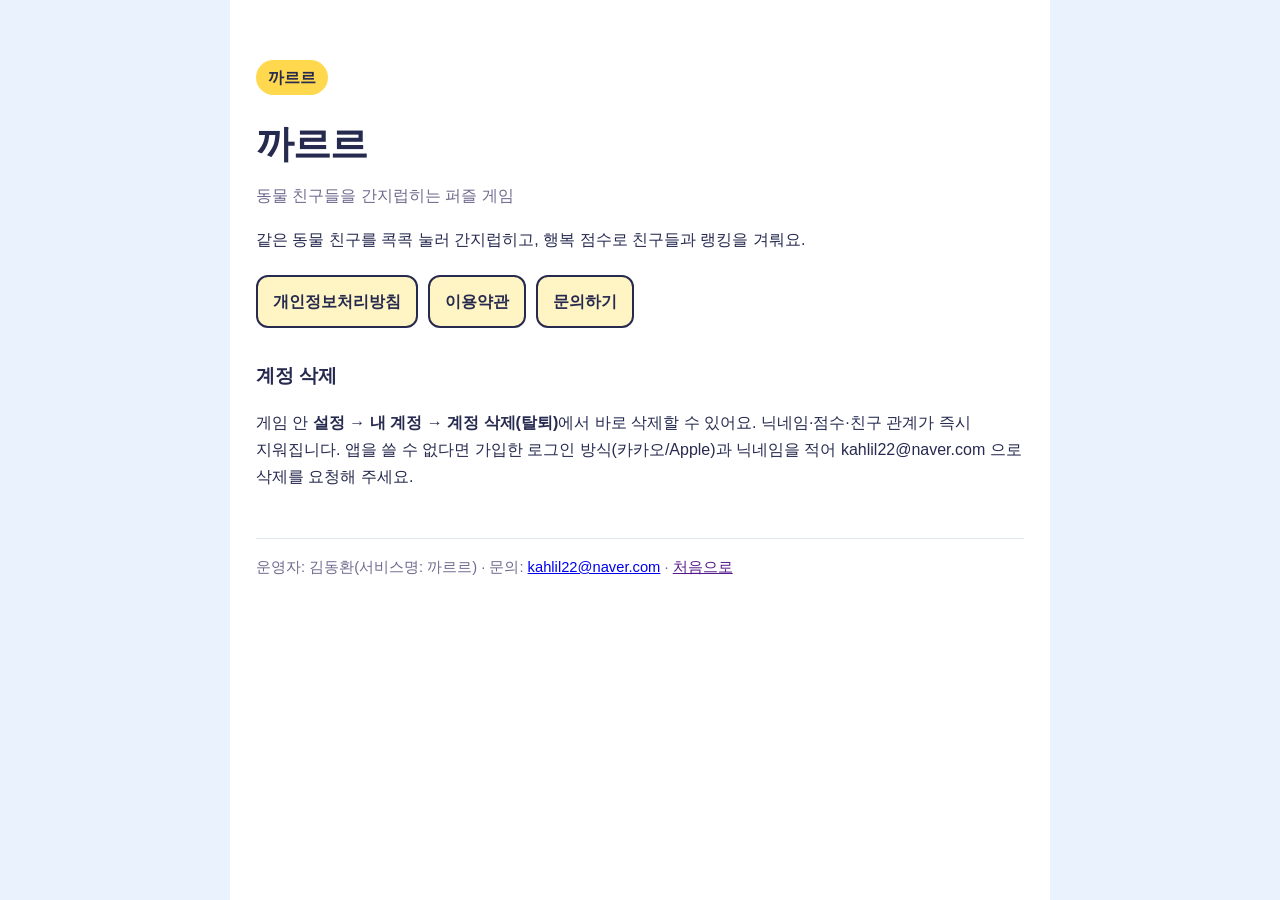
<file: index.html>
<!doctype html>
<html lang="ko">
<head>
<meta charset="utf-8">
<meta name="viewport" content="width=device-width, initial-scale=1">
<meta name="description" content="까르르 게임 안내, 개인정보처리방침, 이용약관, 계정 삭제 방법">
<title>까르르</title>
<link rel="stylesheet" href="styles.css">
</head>
<body>
<main>
<p><span class="brand">까르르</span></p>
<h1>까르르</h1>
<p class="meta">동물 친구들을 간지럽히는 퍼즐 게임</p>
<p>같은 동물 친구를 콕콕 눌러 간지럽히고, 행복 점수로 친구들과 랭킹을 겨뤄요.</p>
<div class="links"><a href="privacy/">개인정보처리방침</a><a href="terms/">이용약관</a><a href="mailto:kahlil22@naver.com">문의하기</a></div>
<h2 id="delete-account">계정 삭제</h2>
<p>게임 안 <strong>설정 → 내 계정 → 계정 삭제(탈퇴)</strong>에서 바로 삭제할 수 있어요. 닉네임·점수·친구 관계가 즉시 지워집니다. 앱을 쓸 수 없다면 가입한 로그인 방식(카카오/Apple)과 닉네임을 적어 kahlil22@naver.com 으로 삭제를 요청해 주세요.</p>
<footer>운영자: 김동환(서비스명: 까르르) · 문의: <a href="mailto:kahlil22@naver.com">kahlil22@naver.com</a> · <a href="">처음으로</a></footer>
</main>
</body>
</html>
</file>
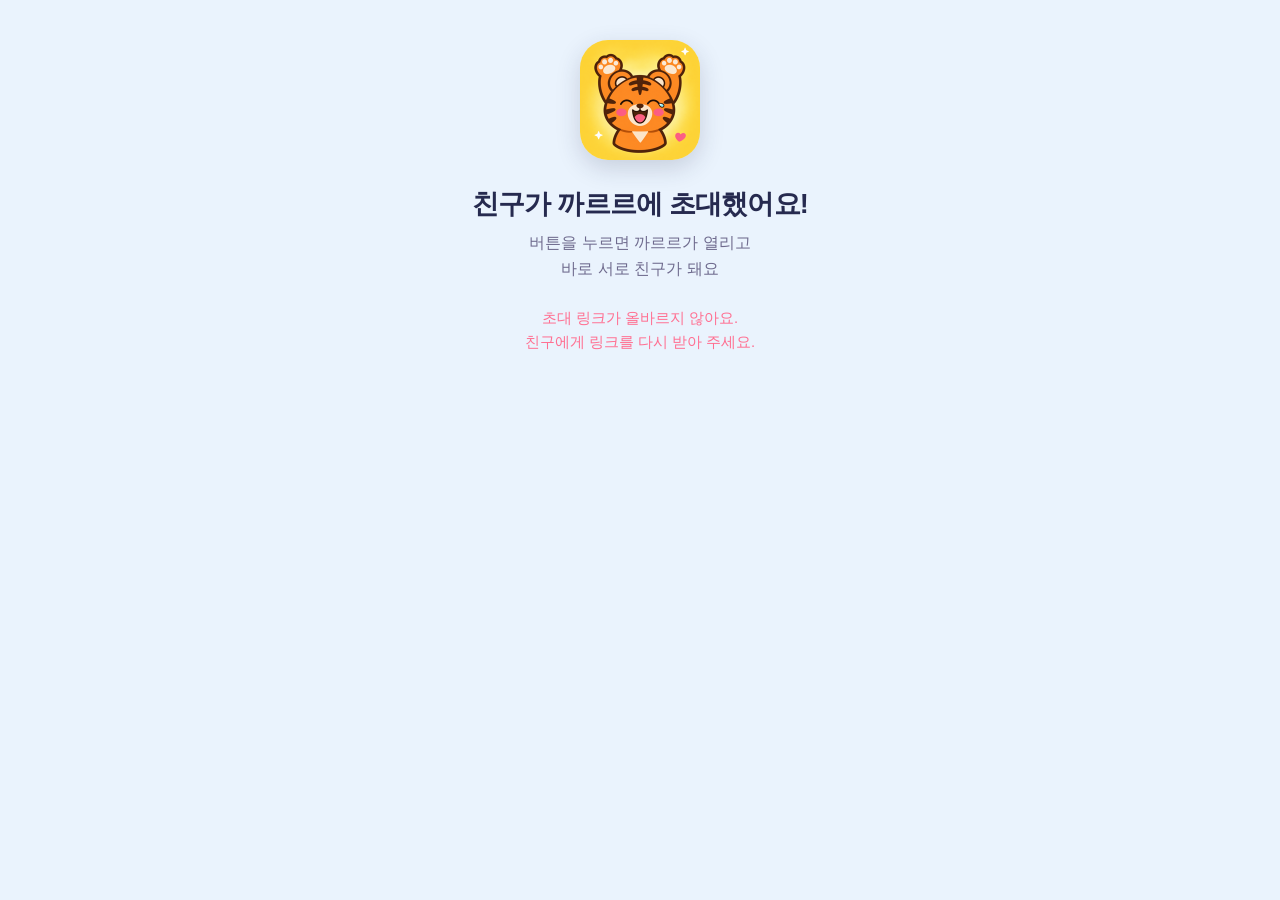
<file: invite/index.html>
<!doctype html>
<html lang="ko">
<head>
<meta charset="utf-8">
<meta name="viewport" content="width=device-width, initial-scale=1">
<meta name="robots" content="noindex">
<meta property="og:title" content="까르르 친구 초대">
<meta property="og:description" content="링크를 누르면 까르르에서 바로 서로 친구가 돼요">
<meta property="og:image" content="https://kahlil2222.github.io/kkareureu-legal/invite/icon.png">
<title>까르르 친구 초대</title>
<style>
:root { color-scheme: light; font-family: -apple-system, BlinkMacSystemFont, "Apple SD Gothic Neo", "Segoe UI", sans-serif; }
* { box-sizing: border-box; }
body { margin: 0; color: #262a4f; background: #eaf3fd; }
main { max-width: 480px; min-height: 100vh; margin: 0 auto; padding: 40px 22px 56px; text-align: center; }
.icon { width: 120px; height: 120px; border-radius: 28px; box-shadow: 0 8px 24px rgba(38, 42, 79, 0.18); }
h1 { margin: 22px 0 8px; font-size: 1.7rem; letter-spacing: -0.03em; word-break: keep-all; }
.sub { margin: 0 0 26px; color: #6f6b8e; word-break: keep-all; line-height: 1.6; }
.btn { display: block; width: 100%; padding: 18px 16px; margin: 0 0 12px; border-radius: 22px; border: 0; font: inherit; font-size: 1.15rem; font-weight: 700; text-decoration: none; cursor: pointer; }
.primary { background: #ffd84d; color: #262a4f; box-shadow: 0 5px 0 #e0b52a; }
.secondary { background: #fff; color: #262a4f; box-shadow: 0 5px 0 #d5d8e0; }
.note { margin: 4px 0 22px; color: #6f6b8e; font-size: 0.92rem; word-break: keep-all; line-height: 1.6; }
.code { margin: 26px 0 0; padding: 18px; border-radius: 20px; background: #fff; }
.code b { display: block; margin: 6px 0; font-size: 2rem; letter-spacing: 0.18em; }
.code small { color: #6f6b8e; word-break: keep-all; }
.copy { margin-top: 10px; padding: 8px 18px; border-radius: 999px; border: 0; background: #262a4f; color: #fff; font: inherit; cursor: pointer; }
.hidden { display: none; }
.err { color: #ff6f91; }
</style>
</head>
<body>
<main>
  <img class="icon" src="icon.png" alt="까르르">
  <h1 id="title">친구가 까르르에 초대했어요!</h1>
  <p class="sub">버튼을 누르면 까르르가 열리고<br>바로 서로 친구가 돼요</p>

  <div id="ok">
    <a id="open" class="btn primary" href="#">까르르 열고 친구 되기</a>
    <a id="play" class="btn secondary hidden" href="#">Google Play에서 받기</a>
    <p id="playNote" class="note hidden">앱이 없으면 위 버튼이 Play 스토어로 데려가요.<br>설치하고 처음 켜면 바로 친구가 돼요.</p>
    <p id="iosNote" class="note hidden">iPhone 앱은 곧 App Store에 나와요.<br>지금 테스트 중이라면 앱을 설치한 뒤 위 버튼을 눌러 주세요.</p>
    <div class="code">
      <small>초대 코드</small>
      <b id="code">········</b>
      <small>버튼이 안 되면 까르르 → 친구 창 입력 칸에 이 코드를 적어도 돼요</small><br>
      <button id="copy" class="copy" type="button">코드 복사</button>
    </div>
  </div>
  <p id="bad" class="note err hidden">초대 링크가 올바르지 않아요.<br>친구에게 링크를 다시 받아 주세요.</p>
</main>
<script>
(function () {
  var PKG = "com.dongmalcompany.kkareureu";
  var SUPABASE = "https://oletnlrmlwvhczybrofa.supabase.co";
  var KEY = "sb_publishable_yCqK59jrQzrlfxT7P8LbfA_9swrz2Ge"; // 앱에 들어 있는 공개(publishable) 키. 초대한 사람 이름만 읽음
  var c = (new URLSearchParams(location.search).get("c") || "").toUpperCase().replace(/[^A-Z0-9]/g, "");
  if (!/^[A-HJ-NP-Z2-9]{8}$/.test(c)) {
    document.getElementById("ok").className = "hidden";
    document.getElementById("bad").className = "note err";
    return;
  }
  document.getElementById("code").textContent = c;
  var ua = navigator.userAgent;
  var android = /Android/i.test(ua);
  var ios = /iPhone|iPad|iPod/i.test(ua);
  var play = "https://play.google.com/store/apps/details?id=" + PKG + "&referrer=" + encodeURIComponent("kkareureu_invite_" + c);
  var open = document.getElementById("open");
  if (android) {
    // 앱이 있으면 열고, 없으면 Play 스토어(설치 정보에 초대 코드를 담아)로
    open.href = "intent://friend?c=" + c + "#Intent;scheme=kkareureu;package=" + PKG +
      ";S.browser_fallback_url=" + encodeURIComponent(play) + ";end";
    var p = document.getElementById("play");
    p.href = play; p.className = "btn secondary";
    document.getElementById("playNote").className = "note";
  } else {
    open.href = "kkareureu://friend?c=" + c;
    if (ios) document.getElementById("iosNote").className = "note";
  }
  document.getElementById("copy").onclick = function () {
    var done = function () { document.getElementById("copy").textContent = "복사했어요"; };
    if (navigator.clipboard) navigator.clipboard.writeText(c).then(done, done); else done();
  };
  // 초대한 사람 이름 (없어도 페이지는 그대로 동작)
  fetch(SUPABASE + "/rest/v1/rpc/peek_friend_invite", {
    method: "POST",
    headers: { "apikey": KEY, "Content-Type": "application/json" },
    body: JSON.stringify({ p_token: c })
  }).then(function (r) { return r.json(); }).then(function (o) {
    if (o && o.result === "ok" && o.nickname) document.getElementById("title").textContent = o.nickname + "님이 까르르에 초대했어요!";
    else if (o && o.result === "expired") document.getElementById("title").textContent = "지난 초대예요. 친구에게 새 링크를 받아 주세요";
  }).catch(function () {});
})();
</script>
</body>
</html>
</file>
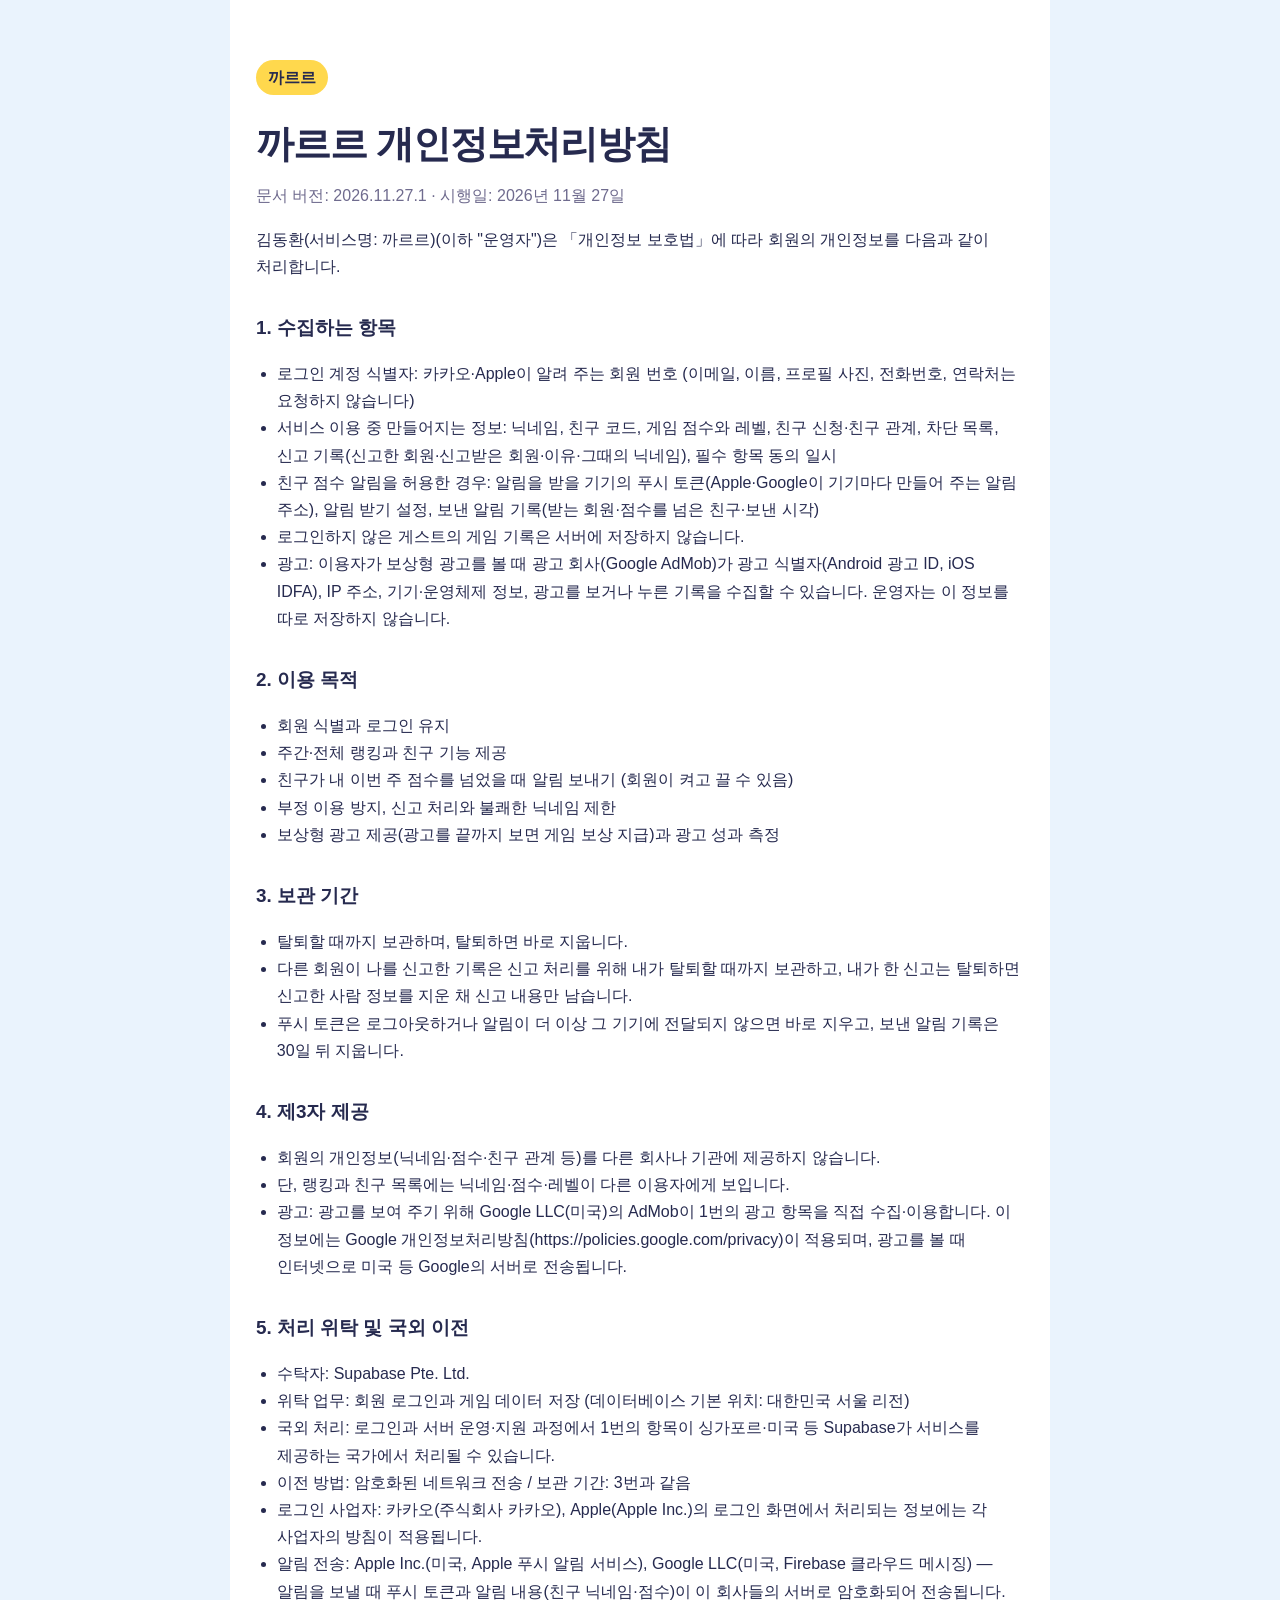
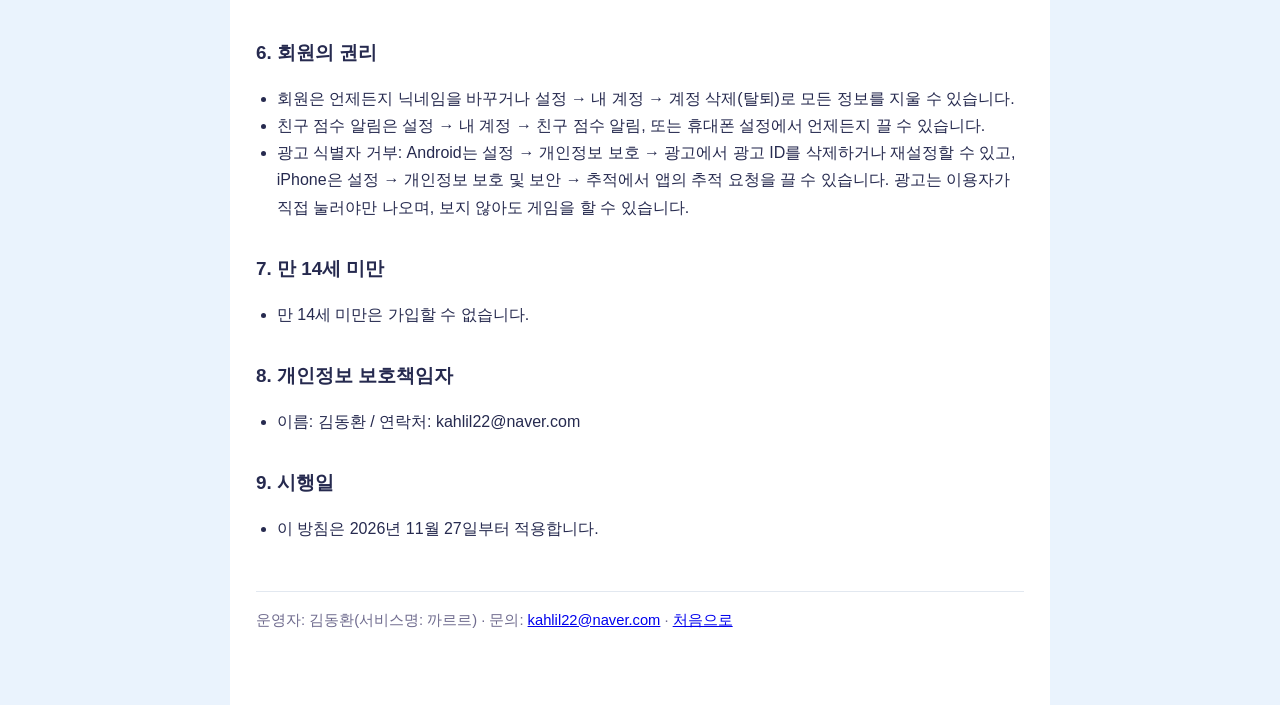
<file: privacy/index.html>
<!doctype html>
<html lang="ko">
<head>
<meta charset="utf-8">
<meta name="viewport" content="width=device-width, initial-scale=1">
<meta name="description" content="까르르 개인정보처리방침">
<title>까르르 개인정보처리방침</title>
<link rel="stylesheet" href="../styles.css">
</head>
<body>
<main>
<p><span class="brand">까르르</span></p>
<h1>까르르 개인정보처리방침</h1>
<p class="meta">문서 버전: 2026.11.27.1 · 시행일: 2026년 11월 27일</p>
<p>김동환(서비스명: 까르르)(이하 &quot;운영자&quot;)은 「개인정보 보호법」에 따라 회원의 개인정보를 다음과 같이 처리합니다.</p>
<h2>1. 수집하는 항목</h2>
<ul>
<li>로그인 계정 식별자: 카카오·Apple이 알려 주는 회원 번호 (이메일, 이름, 프로필 사진, 전화번호, 연락처는 요청하지 않습니다)</li>
<li>서비스 이용 중 만들어지는 정보: 닉네임, 친구 코드, 게임 점수와 레벨, 친구 신청·친구 관계, 차단 목록, 신고 기록(신고한 회원·신고받은 회원·이유·그때의 닉네임), 필수 항목 동의 일시</li>
<li>친구 점수 알림을 허용한 경우: 알림을 받을 기기의 푸시 토큰(Apple·Google이 기기마다 만들어 주는 알림 주소), 알림 받기 설정, 보낸 알림 기록(받는 회원·점수를 넘은 친구·보낸 시각)</li>
<li>로그인하지 않은 게스트의 게임 기록은 서버에 저장하지 않습니다.</li>
<li>광고: 이용자가 보상형 광고를 볼 때 광고 회사(Google AdMob)가 광고 식별자(Android 광고 ID, iOS IDFA), IP 주소, 기기·운영체제 정보, 광고를 보거나 누른 기록을 수집할 수 있습니다. 운영자는 이 정보를 따로 저장하지 않습니다.</li>
</ul>
<h2>2. 이용 목적</h2>
<ul>
<li>회원 식별과 로그인 유지</li>
<li>주간·전체 랭킹과 친구 기능 제공</li>
<li>친구가 내 이번 주 점수를 넘었을 때 알림 보내기 (회원이 켜고 끌 수 있음)</li>
<li>부정 이용 방지, 신고 처리와 불쾌한 닉네임 제한</li>
<li>보상형 광고 제공(광고를 끝까지 보면 게임 보상 지급)과 광고 성과 측정</li>
</ul>
<h2>3. 보관 기간</h2>
<ul>
<li>탈퇴할 때까지 보관하며, 탈퇴하면 바로 지웁니다.</li>
<li>다른 회원이 나를 신고한 기록은 신고 처리를 위해 내가 탈퇴할 때까지 보관하고, 내가 한 신고는 탈퇴하면 신고한 사람 정보를 지운 채 신고 내용만 남습니다.</li>
<li>푸시 토큰은 로그아웃하거나 알림이 더 이상 그 기기에 전달되지 않으면 바로 지우고, 보낸 알림 기록은 30일 뒤 지웁니다.</li>
</ul>
<h2>4. 제3자 제공</h2>
<ul>
<li>회원의 개인정보(닉네임·점수·친구 관계 등)를 다른 회사나 기관에 제공하지 않습니다.</li>
<li>단, 랭킹과 친구 목록에는 닉네임·점수·레벨이 다른 이용자에게 보입니다.</li>
<li>광고: 광고를 보여 주기 위해 Google LLC(미국)의 AdMob이 1번의 광고 항목을 직접 수집·이용합니다. 이 정보에는 Google 개인정보처리방침(https://policies.google.com/privacy)이 적용되며, 광고를 볼 때 인터넷으로 미국 등 Google의 서버로 전송됩니다.</li>
</ul>
<h2>5. 처리 위탁 및 국외 이전</h2>
<ul>
<li>수탁자: Supabase Pte. Ltd.</li>
<li>위탁 업무: 회원 로그인과 게임 데이터 저장 (데이터베이스 기본 위치: 대한민국 서울 리전)</li>
<li>국외 처리: 로그인과 서버 운영·지원 과정에서 1번의 항목이 싱가포르·미국 등 Supabase가 서비스를 제공하는 국가에서 처리될 수 있습니다.</li>
<li>이전 방법: 암호화된 네트워크 전송 / 보관 기간: 3번과 같음</li>
<li>로그인 사업자: 카카오(주식회사 카카오), Apple(Apple Inc.)의 로그인 화면에서 처리되는 정보에는 각 사업자의 방침이 적용됩니다.</li>
<li>알림 전송: Apple Inc.(미국, Apple 푸시 알림 서비스), Google LLC(미국, Firebase 클라우드 메시징) — 알림을 보낼 때 푸시 토큰과 알림 내용(친구 닉네임·점수)이 이 회사들의 서버로 암호화되어 전송됩니다.</li>
</ul>
<h2>6. 회원의 권리</h2>
<ul>
<li>회원은 언제든지 닉네임을 바꾸거나 설정 → 내 계정 → 계정 삭제(탈퇴)로 모든 정보를 지울 수 있습니다.</li>
<li>친구 점수 알림은 설정 → 내 계정 → 친구 점수 알림, 또는 휴대폰 설정에서 언제든지 끌 수 있습니다.</li>
<li>광고 식별자 거부: Android는 설정 → 개인정보 보호 → 광고에서 광고 ID를 삭제하거나 재설정할 수 있고, iPhone은 설정 → 개인정보 보호 및 보안 → 추적에서 앱의 추적 요청을 끌 수 있습니다. 광고는 이용자가 직접 눌러야만 나오며, 보지 않아도 게임을 할 수 있습니다.</li>
</ul>
<h2>7. 만 14세 미만</h2>
<ul>
<li>만 14세 미만은 가입할 수 없습니다.</li>
</ul>
<h2>8. 개인정보 보호책임자</h2>
<ul>
<li>이름: 김동환 / 연락처: kahlil22@naver.com</li>
</ul>
<h2>9. 시행일</h2>
<ul>
<li>이 방침은 2026년 11월 27일부터 적용합니다.</li>
</ul>
<footer>운영자: 김동환(서비스명: 까르르) · 문의: <a href="mailto:kahlil22@naver.com">kahlil22@naver.com</a> · <a href="../">처음으로</a></footer>
</main>
</body>
</html>
</file>
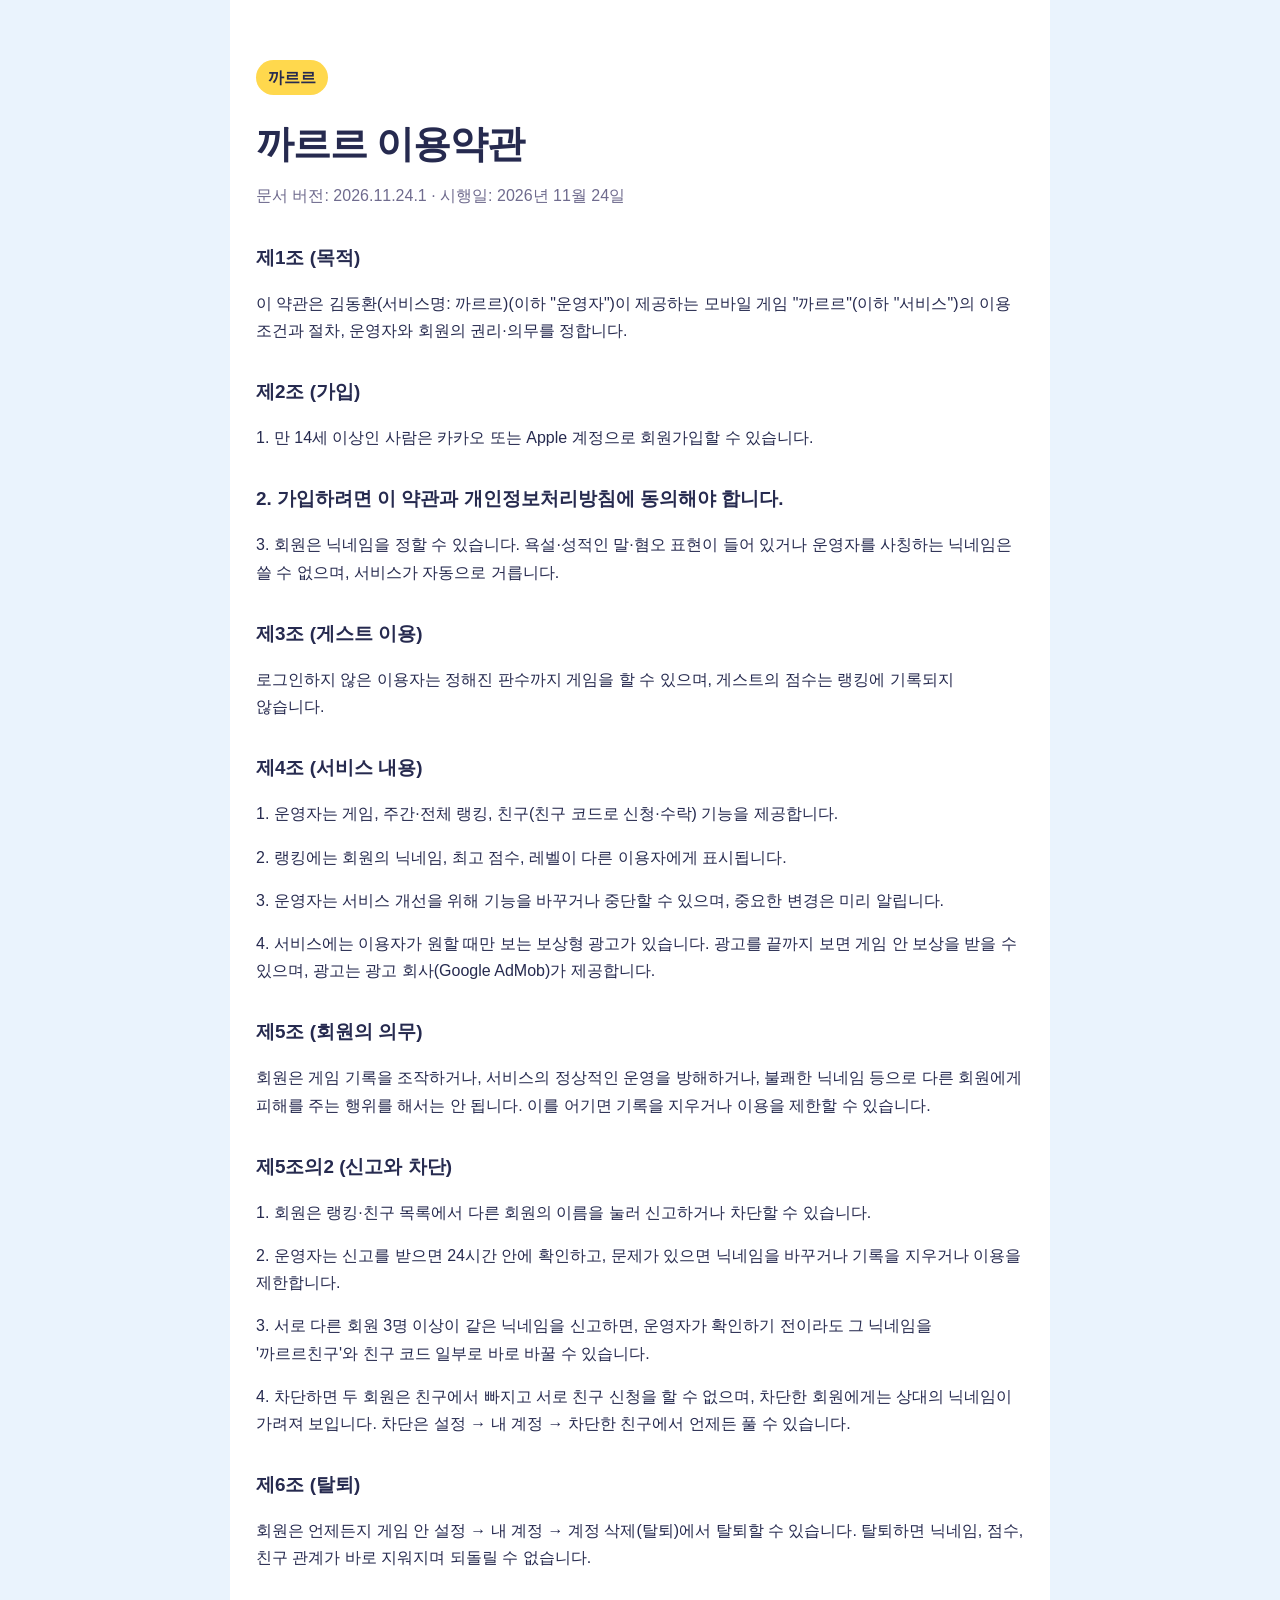
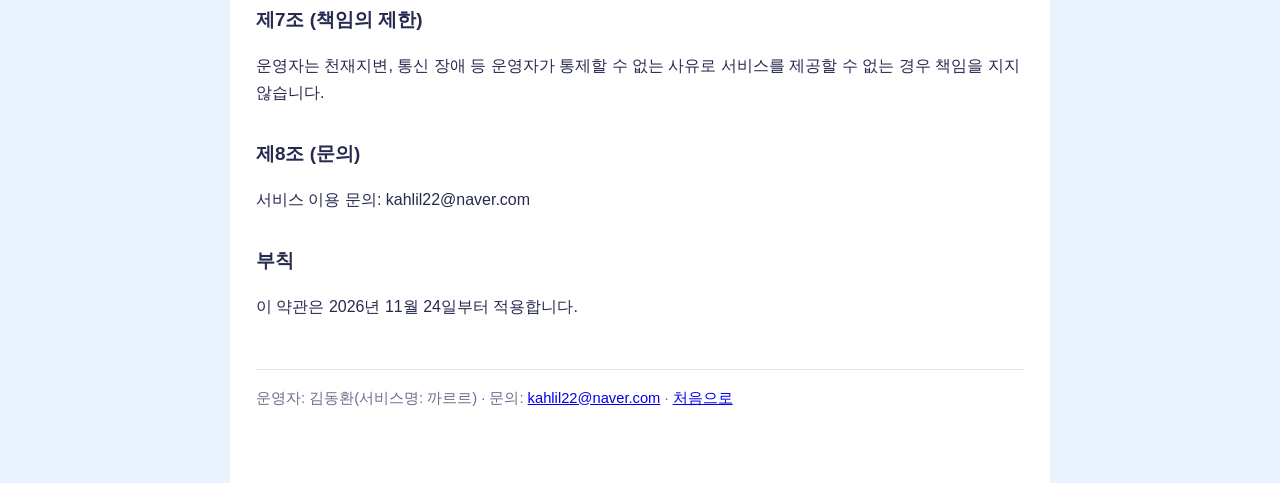
<file: terms/index.html>
<!doctype html>
<html lang="ko">
<head>
<meta charset="utf-8">
<meta name="viewport" content="width=device-width, initial-scale=1">
<meta name="description" content="까르르 이용약관">
<title>까르르 이용약관</title>
<link rel="stylesheet" href="../styles.css">
</head>
<body>
<main>
<p><span class="brand">까르르</span></p>
<h1>까르르 이용약관</h1>
<p class="meta">문서 버전: 2026.11.24.1 · 시행일: 2026년 11월 24일</p>
<h2>제1조 (목적)</h2>
<p>이 약관은 김동환(서비스명: 까르르)(이하 &quot;운영자&quot;)이 제공하는 모바일 게임 &quot;까르르&quot;(이하 &quot;서비스&quot;)의 이용 조건과 절차, 운영자와 회원의 권리·의무를 정합니다.</p>
<h2>제2조 (가입)</h2>
<p>1. 만 14세 이상인 사람은 카카오 또는 Apple 계정으로 회원가입할 수 있습니다.</p>
<h2>2. 가입하려면 이 약관과 개인정보처리방침에 동의해야 합니다.</h2>
<p>3. 회원은 닉네임을 정할 수 있습니다. 욕설·성적인 말·혐오 표현이 들어 있거나 운영자를 사칭하는 닉네임은 쓸 수 없으며, 서비스가 자동으로 거릅니다.</p>
<h2>제3조 (게스트 이용)</h2>
<p>로그인하지 않은 이용자는 정해진 판수까지 게임을 할 수 있으며, 게스트의 점수는 랭킹에 기록되지 않습니다.</p>
<h2>제4조 (서비스 내용)</h2>
<p>1. 운영자는 게임, 주간·전체 랭킹, 친구(친구 코드로 신청·수락) 기능을 제공합니다.</p>
<p>2. 랭킹에는 회원의 닉네임, 최고 점수, 레벨이 다른 이용자에게 표시됩니다.</p>
<p>3. 운영자는 서비스 개선을 위해 기능을 바꾸거나 중단할 수 있으며, 중요한 변경은 미리 알립니다.</p>
<p>4. 서비스에는 이용자가 원할 때만 보는 보상형 광고가 있습니다. 광고를 끝까지 보면 게임 안 보상을 받을 수 있으며, 광고는 광고 회사(Google AdMob)가 제공합니다.</p>
<h2>제5조 (회원의 의무)</h2>
<p>회원은 게임 기록을 조작하거나, 서비스의 정상적인 운영을 방해하거나, 불쾌한 닉네임 등으로 다른 회원에게 피해를 주는 행위를 해서는 안 됩니다. 이를 어기면 기록을 지우거나 이용을 제한할 수 있습니다.</p>
<h2>제5조의2 (신고와 차단)</h2>
<p>1. 회원은 랭킹·친구 목록에서 다른 회원의 이름을 눌러 신고하거나 차단할 수 있습니다.</p>
<p>2. 운영자는 신고를 받으면 24시간 안에 확인하고, 문제가 있으면 닉네임을 바꾸거나 기록을 지우거나 이용을 제한합니다.</p>
<p>3. 서로 다른 회원 3명 이상이 같은 닉네임을 신고하면, 운영자가 확인하기 전이라도 그 닉네임을 &#x27;까르르친구&#x27;와 친구 코드 일부로 바로 바꿀 수 있습니다.</p>
<p>4. 차단하면 두 회원은 친구에서 빠지고 서로 친구 신청을 할 수 없으며, 차단한 회원에게는 상대의 닉네임이 가려져 보입니다. 차단은 설정 → 내 계정 → 차단한 친구에서 언제든 풀 수 있습니다.</p>
<h2>제6조 (탈퇴)</h2>
<p>회원은 언제든지 게임 안 설정 → 내 계정 → 계정 삭제(탈퇴)에서 탈퇴할 수 있습니다. 탈퇴하면 닉네임, 점수, 친구 관계가 바로 지워지며 되돌릴 수 없습니다.</p>
<h2>제7조 (책임의 제한)</h2>
<p>운영자는 천재지변, 통신 장애 등 운영자가 통제할 수 없는 사유로 서비스를 제공할 수 없는 경우 책임을 지지 않습니다.</p>
<h2>제8조 (문의)</h2>
<p>서비스 이용 문의: kahlil22@naver.com</p>
<h2>부칙</h2>
<p>이 약관은 2026년 11월 24일부터 적용합니다.</p>
<footer>운영자: 김동환(서비스명: 까르르) · 문의: <a href="mailto:kahlil22@naver.com">kahlil22@naver.com</a> · <a href="../">처음으로</a></footer>
</main>
</body>
</html>
</file>
<file: styles.css>
:root { color-scheme: light; font-family: -apple-system, BlinkMacSystemFont, "Apple SD Gothic Neo", "Segoe UI", sans-serif; line-height: 1.7; }
* { box-sizing: border-box; }
body { margin: 0; color: #262a4f; background: #eaf3fd; }
main { max-width: 820px; min-height: 100vh; margin: 0 auto; padding: 44px 26px 72px; background: #fff; }
h1 { margin: 0 0 6px; font-size: clamp(1.8rem, 5vw, 2.4rem); letter-spacing: -0.03em; }
h2 { margin: 2rem 0 0.5rem; font-size: 1.18rem; }
p, li { word-break: keep-all; overflow-wrap: anywhere; }
ul { padding-left: 1.3rem; }
.meta { color: #6f6b8e; margin-top: 0; }
.brand { display: inline-block; padding: 4px 12px; border-radius: 999px; background: #ffd84d; color: #262a4f; font-weight: 800; }
.links { display: flex; flex-wrap: wrap; gap: 10px; margin-top: 1.4rem; }
.links a { padding: 11px 15px; border-radius: 12px; background: #fff4c4; color: #262a4f; font-weight: 700; text-decoration: none; border: 2px solid #262a4f; }
footer { margin-top: 3rem; padding-top: 1rem; border-top: 1px solid #e2e8f0; color: #6f6b8e; font-size: 0.92rem; }
</file>
